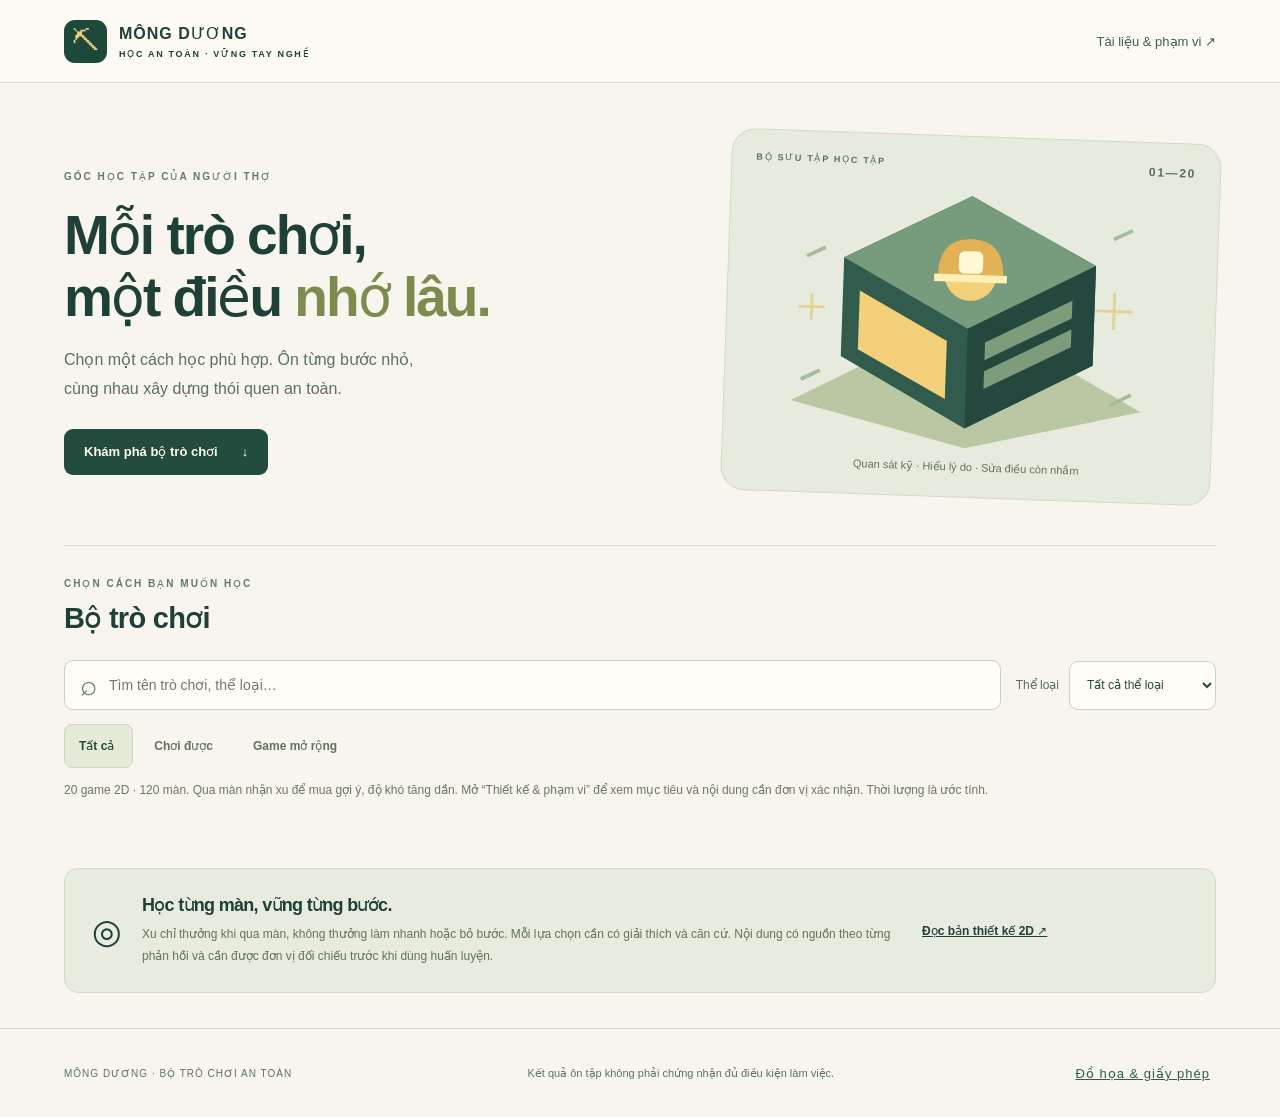
<file: index.html>
<!doctype html><html lang="vi"><head><meta charset="utf-8"><meta name="viewport" content="width=device-width,initial-scale=1"><meta http-equiv="refresh" content="0;url=MD_game/?v=trials-1"><title>Bộ trò chơi an toàn · Mông Dương</title></head><body><p><a href="MD_game/?v=trials-1">Mở bộ trò chơi an toàn Mông Dương →</a></p></body></html>
</file>
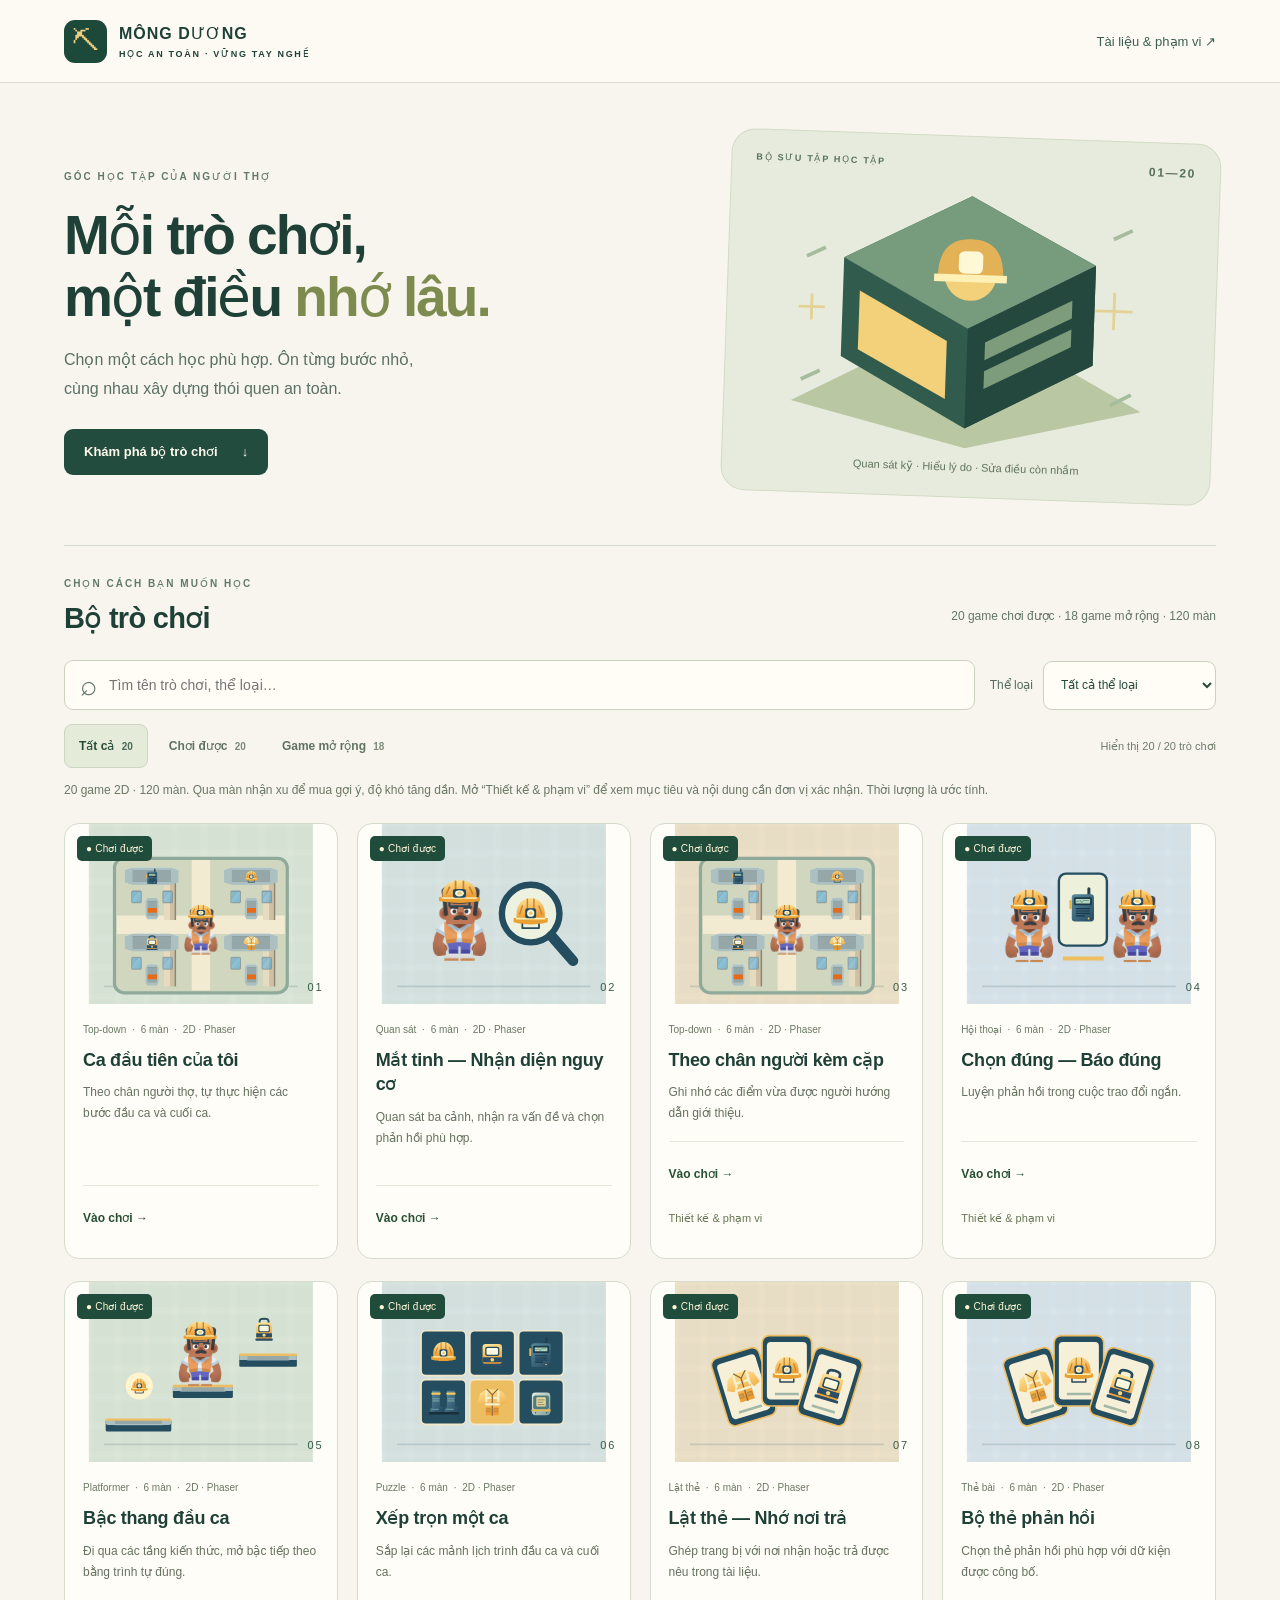
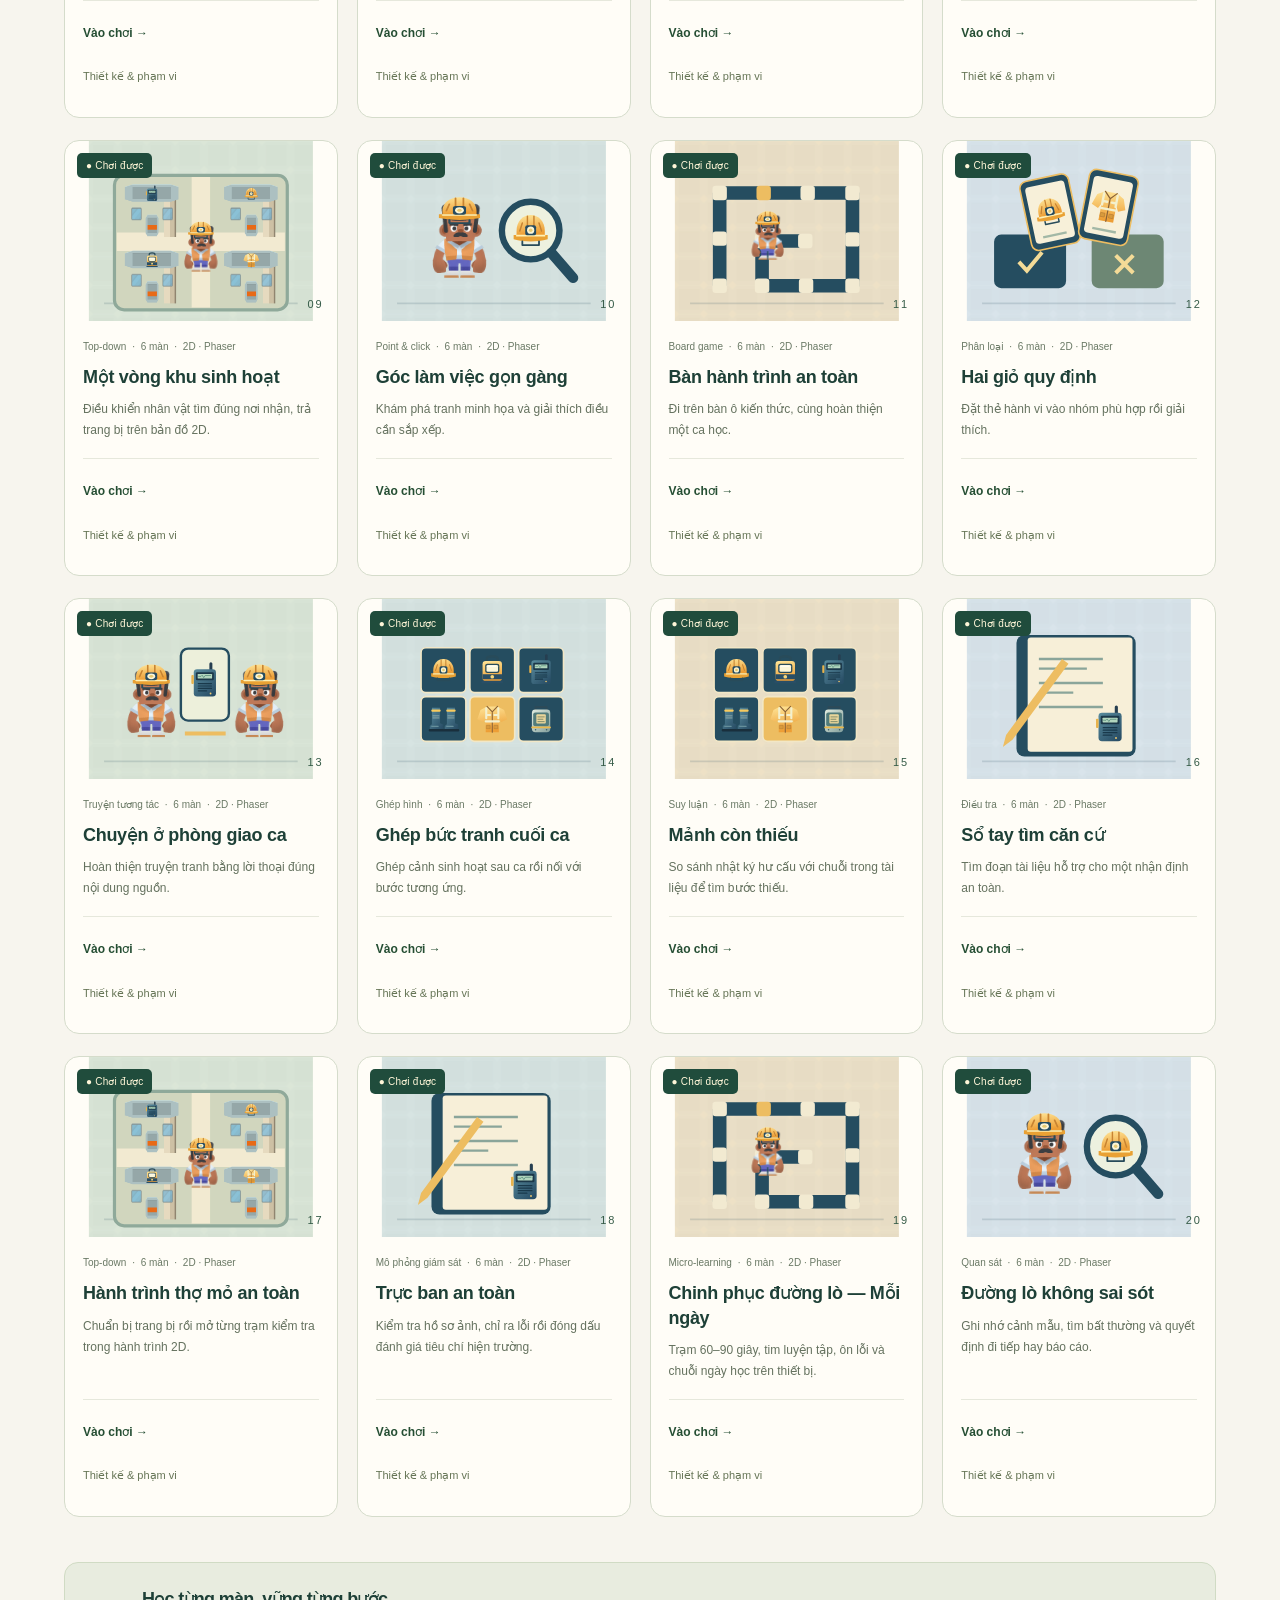
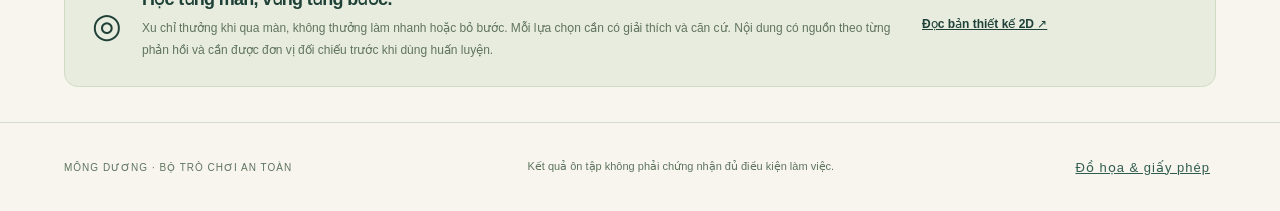
<file: MD_game/index.html>
<!doctype html>
<html lang="vi">
<head><meta charset="utf-8"><meta name="viewport" content="width=device-width,initial-scale=1"><meta name="theme-color" content="#153e36"><meta name="description" content="Bộ trò chơi ôn tập an toàn Mông Dương: 20 trò chơi gồm platformer, puzzle, lật thẻ, thẻ bài, top-down và các bài ôn tương tác."><title>Bộ trò chơi an toàn · Mông Dương</title><link rel="stylesheet" href="library.css?v=trials-1"><script type="module" src="library.js?v=trials-1"></script></head>
<body>
<header class="site-header"><a class="brand" href="index.html"><span class="brand-mark" aria-hidden="true">⛏</span><span>MÔNG DƯƠNG<small>HỌC AN TOÀN · VỮNG TAY NGHỀ</small></span></a><button id="source-button" class="plain">Tài liệu & phạm vi ↗</button></header>
<main>
<section class="intro"><div><p class="eyebrow">GÓC HỌC TẬP CỦA NGƯỜI THỢ</p><h1>Mỗi trò chơi,<br>một điều <em>nhớ lâu.</em></h1><p class="lead">Chọn một cách học phù hợp. Ôn từng bước nhỏ,<br class="desktop-break"> cùng nhau xây dựng thói quen an toàn.</p><a class="primary-link" href="#collection">Khám phá bộ trò chơi <span aria-hidden="true">↓</span></a></div><div class="intro-art" aria-hidden="true"><div class="art-label">BỘ SƯU TẬP HỌC TẬP <span>01—20</span></div><svg viewBox="0 0 440 300"><path d="M30 250 218 150 405 250 218 295Z" fill="#b9c8a2"/><path d="M82 201V95l135-70 135 70v107l-135 72Z" fill="#315b4c"/><path d="m82 95 135 72 135-72-135-70Z" fill="#779b7d"/><path d="M217 167v107l135-72V95Z" fill="#24483d"/><path d="m100 130 95 51v62l-95-50Z" fill="#f2d17a"/><path d="m236 181 92-48v19l-92 48Zm0 31 92-48v19l-92 48Z" fill="#7d9c7c"/><circle cx="218" cy="109" r="28" fill="#f2d17a"/><path d="M183 111q0-40 35-40t35 40" fill="#e3b257"/><path d="M179 113h78" stroke="#fff0b6" stroke-width="8"/><rect x="205" y="84" width="26" height="24" rx="6" fill="#fff8d7"/><path d="m42 95 20-10m310 159 22-12M40 227l20-10M370 66l20-10" stroke="#a5bd9c" stroke-width="4"/><path d="M373 123v40m-20-20h40M49 135v28m-14-14h28" stroke="#e4d294" stroke-width="3"/></svg><p>Quan sát kỹ · Hiểu lý do · Sửa điều còn nhầm</p></div></section>
<section id="collection" aria-labelledby="collection-title"><div class="section-heading"><div><p class="eyebrow">CHỌN CÁCH BẠN MUỐN HỌC</p><h2 id="collection-title">Bộ trò chơi</h2></div><p id="totals"></p></div>
<form id="filters" role="search"><label class="search"><span aria-hidden="true">⌕</span><input id="search" type="search" placeholder="Tìm tên trò chơi, thể loại…" aria-label="Tìm trò chơi"></label><label class="genre-label"><span>Thể loại</span><select id="genre"><option value="all">Tất cả thể loại</option></select></label></form>
<div class="filter-row"><div class="tabs" role="group" aria-label="Trạng thái trò chơi"><button data-status="all" aria-pressed="true">Tất cả <span id="all-count"></span></button><button data-status="playable" aria-pressed="false">Chơi được <span id="playable-count"></span></button><button data-status="new" aria-pressed="false">Game mở rộng <span id="new-count"></span></button></div><p id="result-count" role="status" aria-live="polite"></p></div>
<p class="draft-note">20 game 2D · 120 màn. Qua màn nhận xu để mua gợi ý, độ khó tăng dần. Mở “Thiết kế & phạm vi” để xem mục tiêu và nội dung cần đơn vị xác nhận. Thời lượng là ước tính.</p>
<div id="games" class="game-grid"></div><div id="empty" hidden><h3>Chưa tìm thấy trò chơi</h3><p>Thử tên khác hoặc bỏ bớt bộ lọc.</p><button id="reset" class="primary-link">Xóa bộ lọc</button></div>
<noscript><p>Bật JavaScript để xem danh mục. Hai game hiện có: <a href="first-shift.html">Ca đầu tiên của tôi</a> và <a href="idea-b/index.html">Mắt tinh — Nhận diện nguy cơ</a>. <a href="GAME_IDEAS_2D.md">Đọc các bản ý tưởng 2D</a>.</p></noscript>
</section>
<section class="learning-note"><span aria-hidden="true">◎</span><div><h2>Học từng màn, vững từng bước.</h2><p>Xu chỉ thưởng khi qua màn, không thưởng làm nhanh hoặc bỏ bước. Mỗi lựa chọn cần có giải thích và căn cứ. Nội dung có nguồn theo từng phản hồi và cần được đơn vị đối chiếu trước khi dùng huấn luyện.</p></div><a href="GAME_IDEAS_2D.md">Đọc bản thiết kế 2D ↗</a></section>
</main>
<footer><span>MÔNG DƯƠNG · BỘ TRÒ CHƠI AN TOÀN</span><p>Kết quả ôn tập không phải chứng nhận đủ điều kiện làm việc.</p><a class="asset-credit" href="credits.html">Đồ họa &amp; giấy phép</a></footer>
<dialog id="detail" aria-labelledby="detail-title"><div class="dialog-heading"><span id="detail-kicker" class="eyebrow"></span><button class="close" aria-label="Đóng bản ý tưởng">×</button></div><h2 id="detail-title"></h2><p id="detail-summary"></p><div id="detail-content"></div><button id="close-detail" class="primary-link">Trở về bộ trò chơi</button></dialog>
<dialog id="sources" aria-labelledby="sources-title"><div class="dialog-heading"><span class="eyebrow">CĂN CỨ NỘI DUNG</span><button class="close" aria-label="Đóng tài liệu">×</button></div><h2 id="sources-title">Tài liệu & phạm vi</h2><p>Mục tiêu học tập tham khảo các tài liệu dưới đây. Tên game, cơ chế, thời lượng, hình ảnh, phạm vi bản đầu và cách tính điểm là đề xuất thiết kế.</p><ul id="source-list"></ul><p>Bộ MD-01/02/03 có niên đại 2017–2020; các bản thử mới đối chiếu thêm MD-04 về thông gió và nước mỏ. Cần đơn vị xác nhận tình trạng áp dụng hiện nay. Không tự bổ sung ngưỡng khí, thao tác điện, cứu hộ hay tuyến thoát nạn. Những điểm còn thiếu được ghi trong từng bản ý tưởng.</p><p>Đề mục trang phục ở MD-01 có khác biệt đánh số 3.5/3.6 giữa bản trích xuất và bản đề cương; các bản mới dẫn thêm tiêu đề mục để nhận diện. Các bản chơi thử chưa được duyệt đáp án nghiệp vụ.</p><a href="Y_TUONG_GAME_HUAN_LUYEN.md">Đọc đề cương A–D ban đầu ↗</a></dialog>
</body></html>
</file>
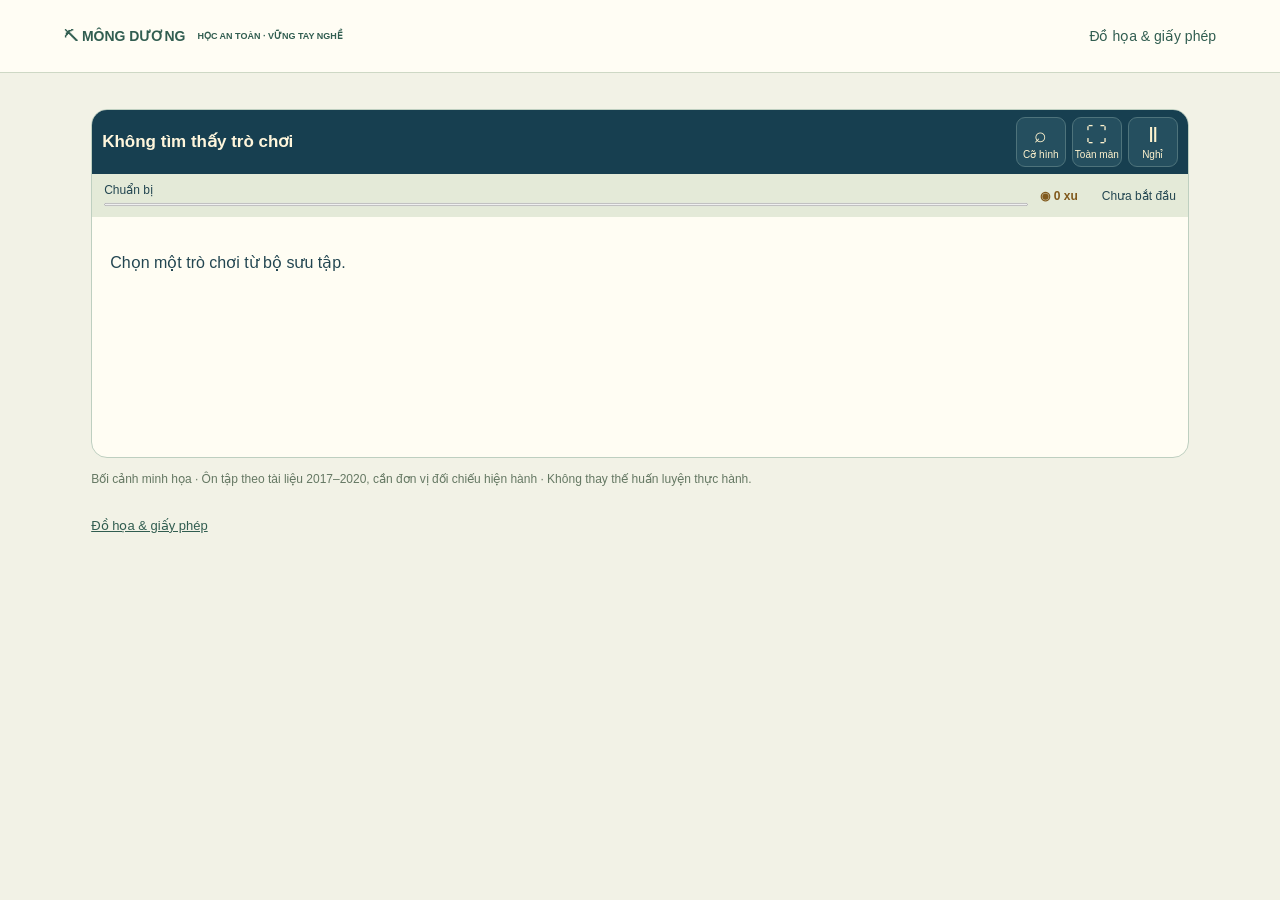
<file: MD_game/games/index.html>
<!doctype html><html lang="vi"><head><meta charset="utf-8"><meta name="viewport" content="width=device-width,initial-scale=1,viewport-fit=cover"><meta name="theme-color" content="#173e50"><title>Trò chơi an toàn · Mông Dương</title><link rel="stylesheet" href="game.css?v=trials-1"><link rel="stylesheet" href="../shared/navigation.css"><script type="module" src="shell.js?v=trials-1"></script></head><body>
<header class="site-header"><a href="../index.html" class="brand">⛏ MÔNG DƯƠNG<small>HỌC AN TOÀN · VỮNG TAY NGHỀ</small></a><a href="../credits.html">Đồ họa & giấy phép</a></header>
<main><div class="game-heading"><p id="genre" class="eyebrow"></p><p id="description"></p></div>
<section id="play-area" aria-label="Khung chơi">
<div class="play-toolbar"><button id="restart" class="toolbar-button" aria-label="Chọn màn"><span aria-hidden="true">☰</span><small>Màn</small></button><h1 id="title">Đang mở trò chơi…</h1><button id="view-button" class="toolbar-button" aria-label="Điều chỉnh kích thước hình"><span aria-hidden="true">⌕</span><small>Cỡ hình</small></button><button id="fullscreen" class="toolbar-button" aria-label="Bật toàn màn hình" aria-pressed="false"><span aria-hidden="true">⛶</span><small>Toàn màn</small></button><button id="pause" class="toolbar-button" aria-label="Tạm nghỉ"><span aria-hidden="true">Ⅱ</span><small>Nghỉ</small></button><button id="source-button" class="toolbar-button" aria-label="Nguồn bài học"><span aria-hidden="true">?</span><small>Nguồn</small></button></div>
<div class="hud"><div class="progress-group"><span id="progress-text">Chuẩn bị</span><progress id="progress" value="0" max="1" aria-label="Tiến độ bài học"></progress></div><strong id="coins">◉ 0 xu</strong><span id="level-label"></span><span id="time-left" role="timer" aria-label="Thời gian còn lại">Chưa bắt đầu</span></div>
<section id="stage" class="stage" tabindex="-1" aria-label="Khu vực trò chơi"></section>
<div id="control-dock" aria-label="Điều khiển trò chơi"></div>
<div id="feedback-shade" hidden></div><section id="feedback" class="feedback" role="dialog" aria-modal="true" aria-labelledby="feedback-title" aria-live="polite" hidden><strong id="feedback-title"></strong><div class="feedback-content"><p id="feedback-text"></p><small id="feedback-source"></small></div><div id="next-area"></div></section>
<p id="screen-status" class="screen-status" role="status" hidden></p>
<dialog id="view-dialog" aria-labelledby="view-title"><h2 id="view-title">Cỡ hình trong màn chơi</h2><p>Phóng to để nhìn rõ. Kéo nền ở cảnh tĩnh, hoặc dùng phím di chuyển ở platformer để xem phần ngoài khung; nút Vừa khung hiển thị toàn bộ nhiệm vụ. Không mất xu.</p><div class="dialog-actions"><button id="zoom-out">− Thu nhỏ</button><button id="zoom-in">+ Phóng to</button><button id="fit-view">Vừa khung</button></div><button id="close-view" class="primary">Tiếp tục chơi</button></dialog>
<dialog id="hint-dialog" aria-labelledby="hint-title"><h2 id="hint-title">Gợi ý · 5 xu</h2><p id="hint-message"></p><div class="dialog-actions"><button id="buy-hint" class="primary">Mua với 5 xu</button><button id="close-hint">Để sau</button></div></dialog>
<dialog id="timeout-dialog" aria-labelledby="timeout-title"><h2 id="timeout-title">Hết thời gian màn chơi</h2><p>Chưa mở màn tiếp theo. Không mất xu hoặc gợi ý. Đây là thời gian trò chơi, không phải thời hạn thực hiện công việc tại mỏ.</p><div class="dialog-actions"><button id="retry-level" class="primary">Thử lại màn này</button><button id="timeout-lobby">Chọn màn</button></div></dialog>
<dialog id="pause-dialog" aria-labelledby="pause-title"><h2 id="pause-title">Đang tạm nghỉ</h2><p>Đồng hồ dừng khi nghỉ. Không có thưởng hoàn thành nhanh.</p><button id="resume" class="primary">Tiếp tục chơi</button></dialog>
<dialog id="sources" aria-labelledby="source-title"><button id="close-source" aria-label="Đóng tài liệu">×</button><h2 id="source-title">Nguồn bài học</h2><div id="source-content" class="scroll-content"></div></dialog>
</section><p class="footnote">Bối cảnh minh họa · Ôn tập theo tài liệu 2017–2020, cần đơn vị đối chiếu hiện hành · Không thay thế huấn luyện thực hành.</p><a class="asset-credit" href="../credits.html">Đồ họa & giấy phép</a></main><noscript>Cần bật JavaScript để chơi. <a href="../index.html">Về bộ trò chơi</a></noscript></body></html>
</file>
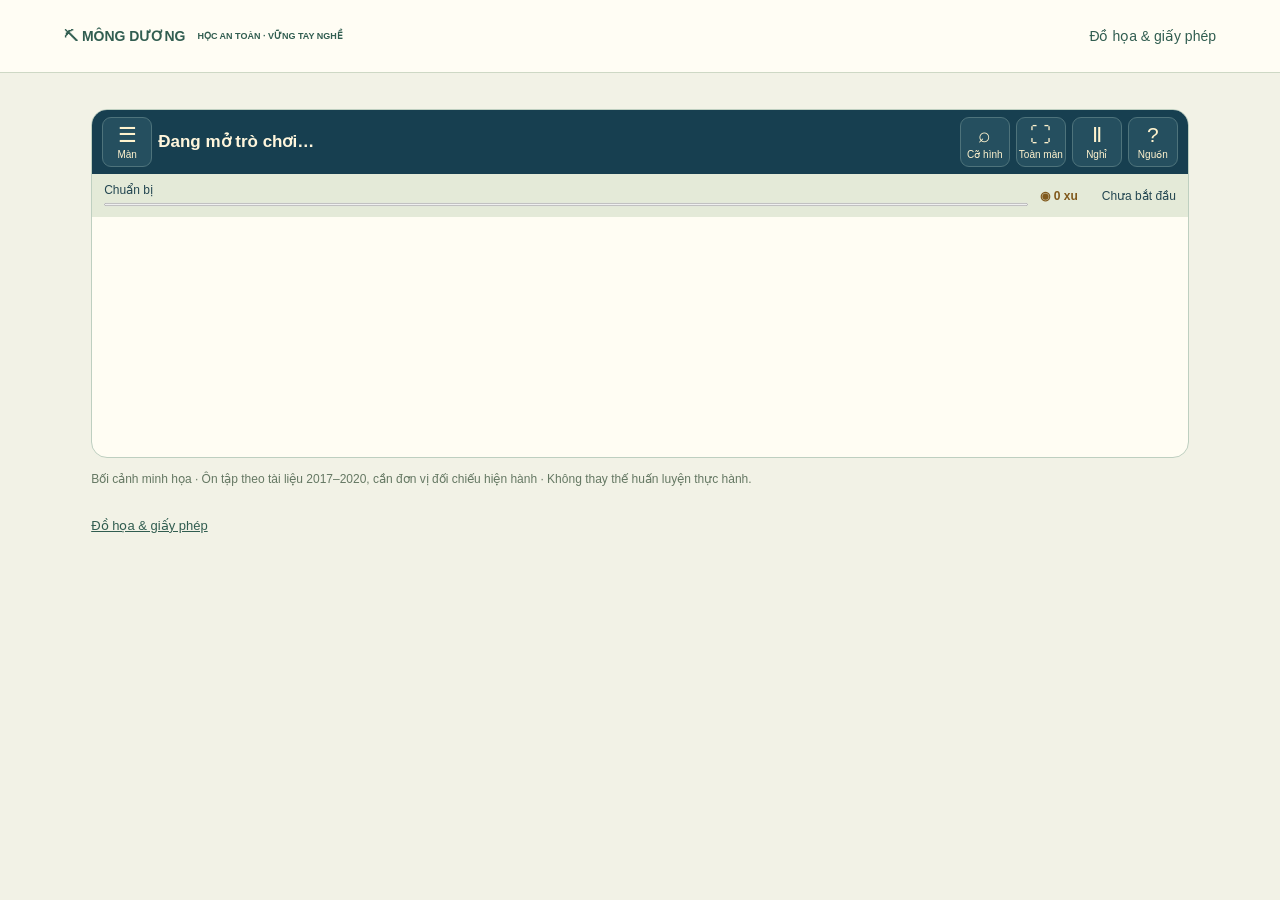
<file: MD_game/idea-b/index.html>
<!doctype html><html lang="vi"><head><meta charset="utf-8"><meta name="viewport" content="width=device-width,initial-scale=1"><meta http-equiv="refresh" content="0;url=../games/index.html?game=sharp-eyes"><title>Trò chơi Three.js · Mông Dương</title></head><body><a href="../games/index.html?game=sharp-eyes">Mở game Three.js →</a></body></html>
</file>
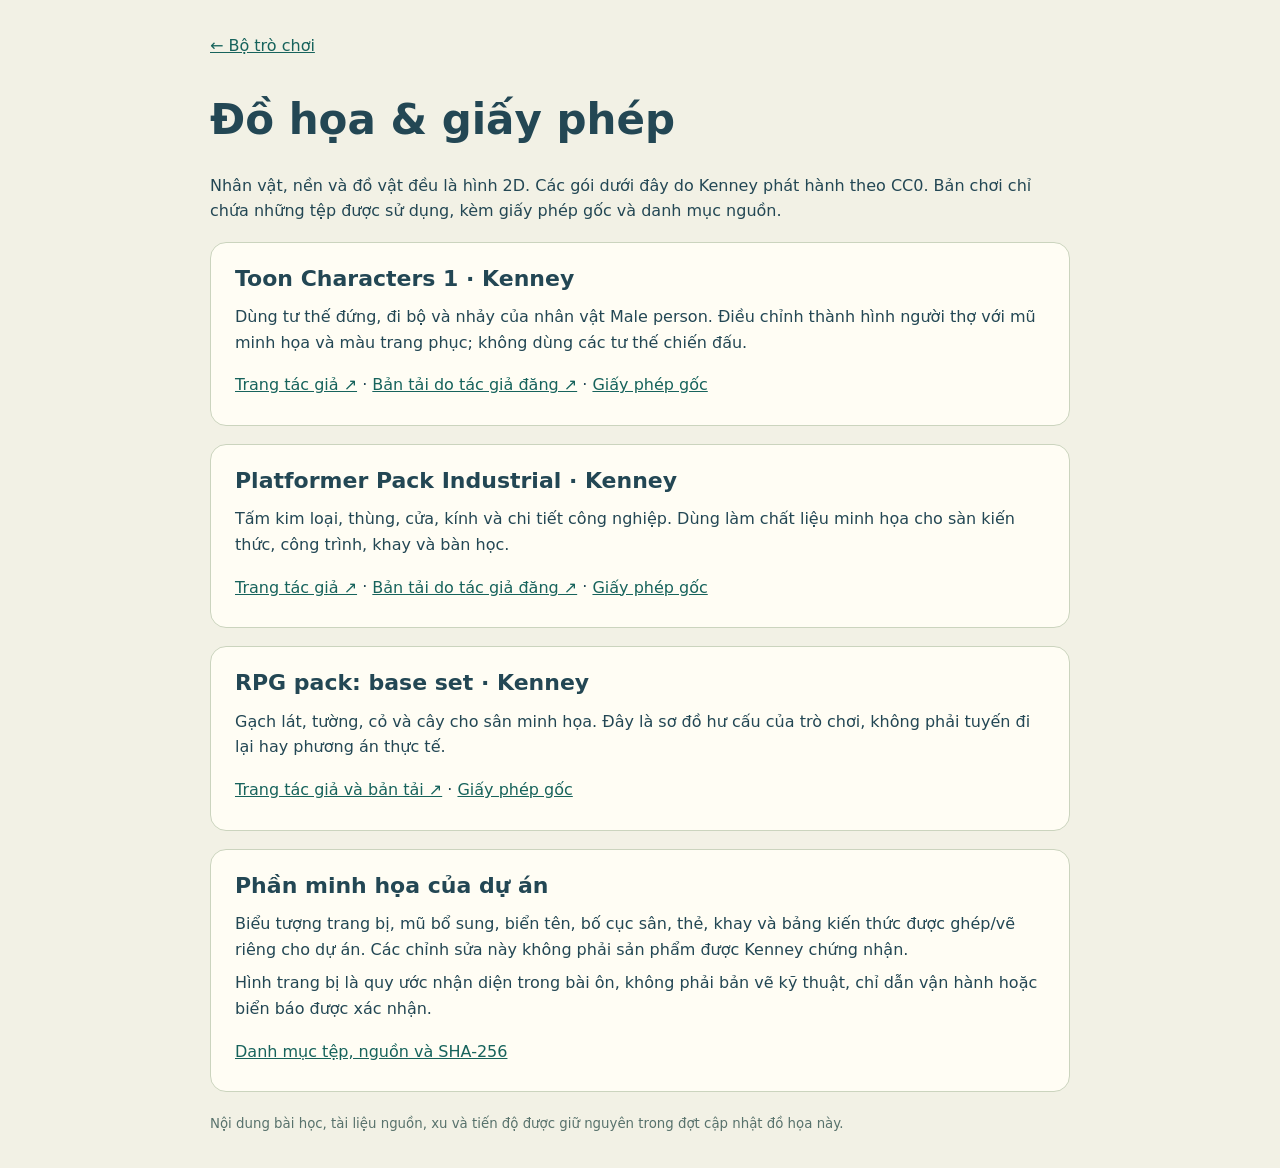
<file: MD_game/credits.html>
<!doctype html><html lang="vi"><head><meta charset="utf-8"><meta name="viewport" content="width=device-width,initial-scale=1"><title>Đồ họa & giấy phép · Mông Dương</title><style>body{margin:0;background:#f2f1e5;color:#234754;font:16px/1.6 system-ui,sans-serif}main{max-width:860px;margin:auto;padding:24px}a{color:#17635c;display:inline-flex;align-items:center;min-height:44px}h1{font-size:clamp(28px,6vw,42px);line-height:1.15}article{background:#fffdf4;border:1px solid #cbd4be;border-radius:16px;padding:18px 24px;margin:18px 0}h2{margin:0 0 8px;font-size:22px}p{margin:8px 0}small{color:#58726c}ul{padding-left:20px}</style></head><body><main><a href="index.html">← Bộ trò chơi</a><h1>Đồ họa & giấy phép</h1><p>Nhân vật, nền và đồ vật đều là hình 2D. Các gói dưới đây do Kenney phát hành theo CC0. Bản chơi chỉ chứa những tệp được sử dụng, kèm giấy phép gốc và danh mục nguồn.</p>
<article><h2>Toon Characters 1 · Kenney</h2><p>Dùng tư thế đứng, đi bộ và nhảy của nhân vật Male person. Điều chỉnh thành hình người thợ với mũ minh họa và màu trang phục; không dùng các tư thế chiến đấu.</p><a href="https://kenney.nl/assets/toon-characters">Trang tác giả ↗</a> · <a href="https://opengameart.org/content/toon-characters-1">Bản tải do tác giả đăng ↗</a> · <a href="assets/kenney/toon-LICENSE.txt">Giấy phép gốc</a></article>
<article><h2>Platformer Pack Industrial · Kenney</h2><p>Tấm kim loại, thùng, cửa, kính và chi tiết công nghiệp. Dùng làm chất liệu minh họa cho sàn kiến thức, công trình, khay và bàn học.</p><a href="https://kenney.nl/assets/platformer-pack-industrial">Trang tác giả ↗</a> · <a href="https://opengameart.org/content/platformer-pack-industrial-100">Bản tải do tác giả đăng ↗</a> · <a href="assets/kenney/industrial-LICENSE.txt">Giấy phép gốc</a></article>
<article><h2>RPG pack: base set · Kenney</h2><p>Gạch lát, tường, cỏ và cây cho sân minh họa. Đây là sơ đồ hư cấu của trò chơi, không phải tuyến đi lại hay phương án thực tế.</p><a href="https://opengameart.org/content/rpg-pack-base-set">Trang tác giả và bản tải ↗</a> · <a href="assets/kenney/rpg-LICENSE.txt">Giấy phép gốc</a></article>
<article><h2>Phần minh họa của dự án</h2><p>Biểu tượng trang bị, mũ bổ sung, biển tên, bố cục sân, thẻ, khay và bảng kiến thức được ghép/vẽ riêng cho dự án. Các chỉnh sửa này không phải sản phẩm được Kenney chứng nhận.</p><p>Hình trang bị là quy ước nhận diện trong bài ôn, không phải bản vẽ kỹ thuật, chỉ dẫn vận hành hoặc biển báo được xác nhận.</p><a href="assets/kenney/manifest.json">Danh mục tệp, nguồn và SHA-256</a></article>
<p><small>Nội dung bài học, tài liệu nguồn, xu và tiến độ được giữ nguyên trong đợt cập nhật đồ họa này.</small></p></main></body></html>
</file>
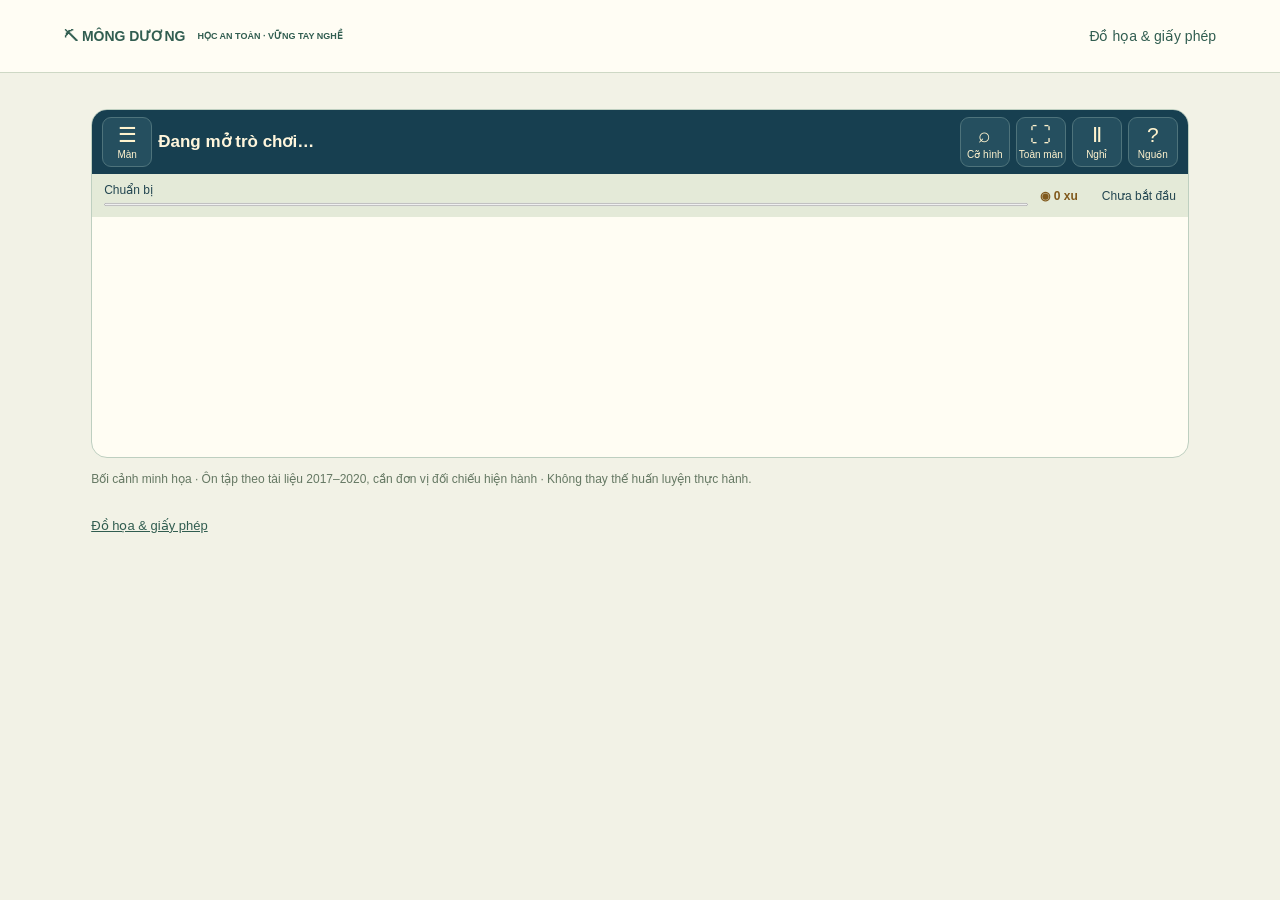
<file: MD_game/first-shift.html>
<!doctype html><html lang="vi"><head><meta charset="utf-8"><meta name="viewport" content="width=device-width,initial-scale=1"><meta http-equiv="refresh" content="0;url=games/index.html?game=first-shift"><title>Trò chơi Three.js · Mông Dương</title></head><body><a href="games/index.html?game=first-shift">Mở game Three.js →</a></body></html>
</file>
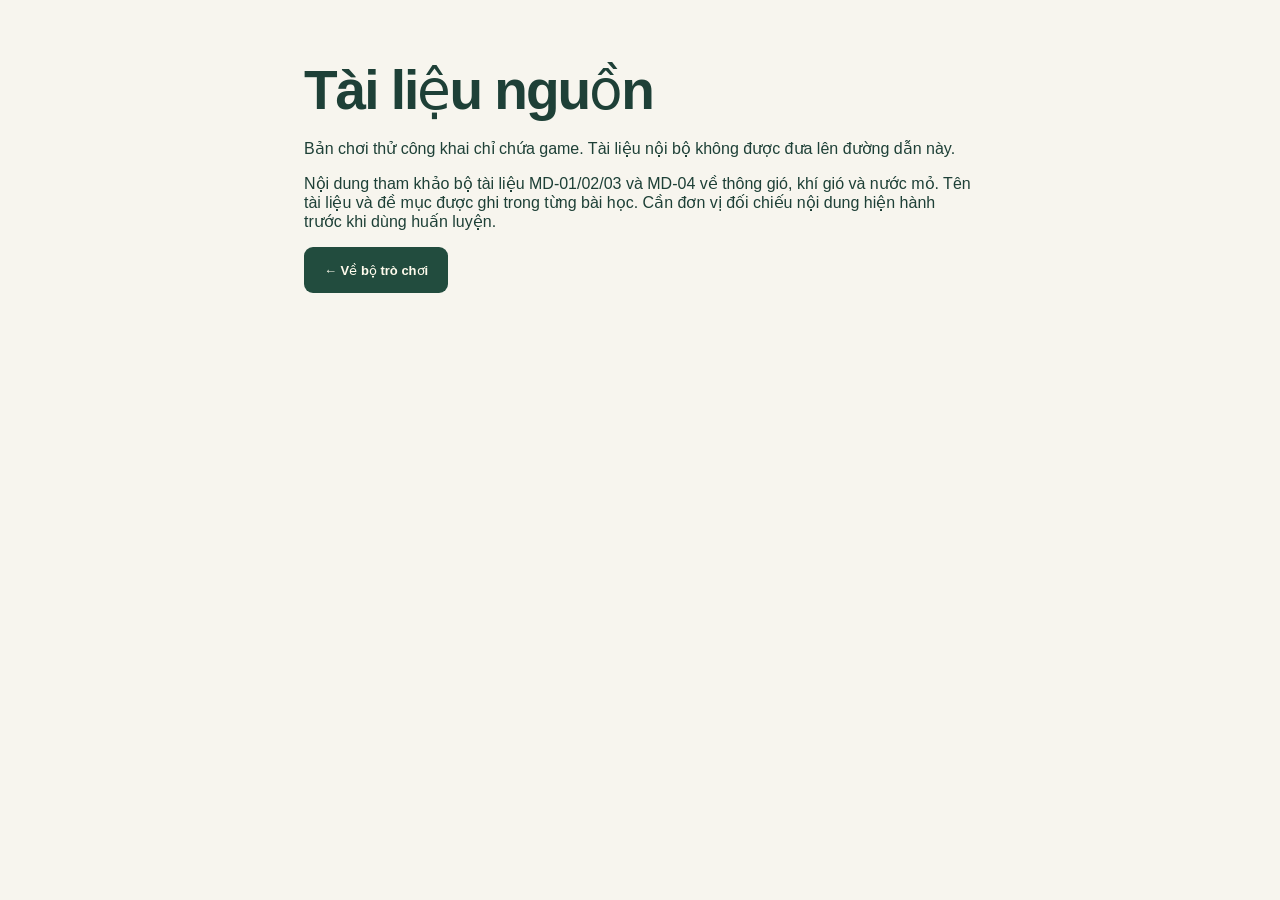
<file: MD_game/source-note.html>
<!doctype html><html lang="vi"><head><meta charset="utf-8"><meta name="viewport" content="width=device-width,initial-scale=1"><title>Nguồn bài học — Bản chơi thử</title><link rel="stylesheet" href="library.css"></head><body><main style="padding-top:40px;max-width:800px"><h1>Tài liệu nguồn</h1><p>Bản chơi thử công khai chỉ chứa game. Tài liệu nội bộ không được đưa lên đường dẫn này.</p><p>Nội dung tham khảo bộ tài liệu MD-01/02/03 và MD-04 về thông gió, khí gió và nước mỏ. Tên tài liệu và đề mục được ghi trong từng bài học. Cần đơn vị đối chiếu nội dung hiện hành trước khi dùng huấn luyện.</p><a class="primary-link" href="index.html">← Về bộ trò chơi</a></main></body></html>
</file>
<file: MD_game/library.css>
:root{font-family:Arial,Helvetica,sans-serif;color:#1e4037;background:#f7f5ee;font-synthesis:none;scroll-behavior:smooth}*{box-sizing:border-box}body{margin:0}button,input,select{font:inherit}a{color:inherit}button,a,input,select{-webkit-tap-highlight-color:transparent}button{cursor:pointer}button:focus-visible,a:focus-visible,input:focus-visible,select:focus-visible{outline:3px solid #ab611b;outline-offset:4px}button{min-height:44px}button:disabled{cursor:default}button,a{touch-action:manipulation}[hidden]{display:none!important}.site-header{padding:19px max(5%,calc((100% - 1280px)/2));border-bottom:1px solid #dadfd2;display:flex;justify-content:space-between;align-items:center;gap:15px;background:#fcfaf3}.brand{display:flex;gap:12px;align-items:center;text-decoration:none;font-size:16px;font-weight:800;letter-spacing:1px;min-height:44px}.brand small{display:block;font-size:9px;letter-spacing:1.7px;margin-top:6px}.brand-mark{background:#1d493b;color:#efcf7e;border-radius:11px;display:grid;place-items:center;width:43px;height:43px;font-size:27px}.plain{background:transparent;border:0;font-size:13px;color:#3d5e52;padding:10px 0}main{max-width:1420px;margin:auto;padding:0 5%}.intro{display:grid;grid-template-columns:1fr 1fr;align-items:center;gap:7%;padding:53px 0 47px}.eyebrow{font-size:10px;letter-spacing:2px;font-weight:700;color:#617a68;line-height:1.6}h1{font-size:clamp(38px,4.3vw,62px);line-height:1.13;letter-spacing:-2px;margin:19px 0 18px}h1 em{font-style:normal;color:#7e8b4e}.lead{font-size:16px;color:#5a7065;line-height:1.8;margin:0 0 25px}.primary-link{display:inline-flex;align-items:center;justify-content:space-between;gap:24px;min-height:46px;padding:14px 20px;background:#224c3e;color:#fffbed;border-radius:9px;text-decoration:none;border:0;font-size:13px;font-weight:700}.intro-art{background:#e7ebdd;border:1px solid #d2dbc5;border-radius:24px;padding:22px 24px 15px;transform:rotate(2deg);max-width:490px;justify-self:end;width:100%}.art-label{display:flex;justify-content:space-between;color:#56715b;font-size:9px;letter-spacing:1.7px;font-weight:700}.art-label span{font-size:12px}.intro-art svg{width:100%;display:block;max-height:280px}.intro-art p{text-align:center;font-size:11px;color:#60735c;margin:8px 0}.section-heading{display:flex;align-items:end;justify-content:space-between;gap:15px;border-top:1px solid #d5dccd;padding-top:30px}.section-heading .eyebrow{margin:0}h2{font-size:29px;letter-spacing:-.7px;margin:9px 0 0}.section-heading>p{font-size:12px;color:#627567}#filters{display:flex;align-items:center;gap:15px;margin:25px 0 14px}.search{display:flex;align-items:center;gap:10px;flex:1;border:1px solid #c8d3bf;background:#fffdf6;padding:0 15px;border-radius:9px}.search>span{font-size:29px;color:#617966}.search input{min-width:0;min-height:48px;border:0;background:transparent;flex:1;width:100%;color:#204536;font-size:14px}.genre-label{display:flex;gap:10px;align-items:center;font-size:12px;color:#566d5c}.genre-label select{min-height:49px;padding:10px 35px 10px 13px;border:1px solid #c8d3bf;border-radius:9px;background:#fffdf6;color:#234b3b;max-width:210px}.filter-row{display:flex;align-items:center;justify-content:space-between;gap:12px}.tabs{display:flex;gap:6px}.tabs button{padding:8px 14px;border:1px solid transparent;background:transparent;color:#60725f;border-radius:8px;font-size:12px;font-weight:600;white-space:nowrap}.tabs button[aria-pressed=true]{border-color:#ccd6c2;background:#e4ebd9;color:#264a38}.tabs span{font-size:10px;margin-left:4px;opacity:.8}#result-count{font-size:11px;color:#6e7c6a}.draft-note{font-size:12px;line-height:1.6;color:#6b7865;margin:13px 0 23px}.game-grid{display:grid;grid-template-columns:repeat(4,minmax(0,1fr));gap:22px 19px}.game-card{border:1px solid #d5dccb;background:#fffdf7;border-radius:15px;overflow:hidden;display:flex;flex-direction:column;transition:box-shadow .2s,transform .2s}.card-art{height:180px;position:relative;overflow:hidden}.card-art svg{height:100%;width:100%;object-fit:cover}.status{position:absolute;top:12px;left:12px;font-size:10px;border-radius:5px;padding:7px 9px;letter-spacing:.2px}.status.playable{background:#204c3c;color:#fff6d8}.status.draft{background:#fffaf0e8;color:#5c694f;border:1px solid #b9c4a8}.card-number{position:absolute;right:13px;bottom:11px;font-size:11px;color:#355b47;letter-spacing:2px}.card-copy{padding:18px;display:flex;flex-direction:column;flex:1}.card-meta{margin:0 0 10px;font-size:10px;line-height:1.6;color:#6a7965}.card-meta span{padding:0 3px}.card-copy h3{font-size:18px;line-height:1.35;margin:0 0 10px;letter-spacing:-.3px}.card-summary{font-size:12px;line-height:1.75;color:#65725f;margin:0 0 17px}.card-action{margin-top:auto;border-top:1px solid #e6e8dc;padding-top:10px}.play-link,.draft-link{display:flex;align-items:center;min-height:44px;font-size:12px;font-weight:700;text-decoration:none;width:100%;border:0;background:transparent;color:#224d3a;padding:6px 0;text-align:left}.play-link{color:#254e33}.draft-link{color:#647353}#empty{text-align:center;padding:50px;border:1px dashed #bdc9b3;border-radius:14px}.learning-note{margin:45px 0 35px;padding:25px 27px;background:#e8ecdf;border:1px solid #d0dbc4;border-radius:14px;display:flex;align-items:center;gap:20px}.learning-note>span{font-size:34px}.learning-note h2{font-size:18px;margin:0 0 8px}.learning-note p{font-size:12px;line-height:1.8;color:#60745d;max-width:760px;margin:0}.learning-note>a{font-size:12px;line-height:1.7;min-width:150px;min-height:44px;display:flex;align-items:center;font-weight:700}footer{border-top:1px solid #d5dccd;display:flex;justify-content:space-between;align-items:center;gap:20px;padding:22px max(5%,calc((100% - 1280px)/2));font-size:10px;letter-spacing:1px;color:#5e745f}footer p{font-size:11px;letter-spacing:0;line-height:1.6;margin:0}dialog{border:1px solid #cbd6be;border-radius:18px;background:#fffdf5;color:#244635;width:min(720px,calc(100% - 28px));max-height:90dvh;padding:26px 30px;box-shadow:0 20px 90px #0f2c3c33}dialog::backdrop{background:#112f29b8}.dialog-heading{display:flex;align-items:center;justify-content:space-between;gap:12px}.close{background:#edf0e4;border:0;border-radius:50%;width:44px;font-size:25px;color:#244635;flex-shrink:0}dialog>h2{font-size:28px;margin:15px 0}dialog p,dialog li{font-size:14px;line-height:1.8;color:#586e57}dialog li{margin:13px 0}#detail-content section{border-top:1px solid #dfe5d4;padding-top:16px;margin:20px 0}#detail-content h3{font-size:14px;margin:0 0 8px}#detail-content p{margin:0}.review-note{background:#eef0e3;padding:14px;border-radius:8px;margin-top:15px!important}#close-detail{margin-top:12px}@media(hover:hover){.game-card:hover{box-shadow:0 9px 26px #24463513;transform:translateY(-3px)}.play-link:hover,.draft-link:hover{text-decoration:underline}}@media(max-width:1100px){.game-grid{grid-template-columns:repeat(3,minmax(0,1fr))}.card-art{height:175px}.intro{gap:5%}.intro-art{padding:18px}}@media(max-width:800px){.game-grid{grid-template-columns:repeat(2,minmax(0,1fr))}.intro{padding-top:35px;gap:20px}h1{font-size:39px}.intro-art{transform:none}.intro-art p{line-height:1.6}.learning-note{flex-wrap:wrap}.learning-note>div{flex:1}.learning-note>a{margin-left:54px}.filter-row{align-items:start;flex-direction:column;gap:0}#result-count{margin:8px 0}}@media(max-width:540px){.site-header{padding:13px 5%;gap:12px}.brand{font-size:13px;letter-spacing:.5px;gap:8px}.brand small{font-size:7px;letter-spacing:1px}.brand-mark{width:34px;height:38px;font-size:23px}.plain{font-size:11px;max-width:100px;text-align:right}.intro{grid-template-columns:1fr;padding:30px 0}.intro-art{display:none}h1{font-size:43px}.lead{font-size:14px}.section-heading{padding-top:25px;align-items:start}.section-heading>p{font-size:10px;max-width:100px;line-height:1.7;text-align:right}.section-heading h2{font-size:27px}.section-heading .eyebrow{font-size:8px}#filters{flex-direction:column;align-items:stretch;gap:10px;margin:20px 0 12px}.search input{font-size:16px}.genre-label{justify-content:space-between}.genre-label select{flex:1;max-width:none;font-size:14px}.tabs{width:100%;gap:4px}.tabs button{padding:7px 10px;flex:1;font-size:11px}.tabs span{font-size:10px;margin-left:2px}.game-grid{grid-template-columns:1fr;gap:18px}.card-art{height:190px}.card-art svg{width:100%;height:100%}.card-copy{padding:20px}.card-copy h3{font-size:21px}.card-summary{font-size:14px}.card-meta{font-size:11px}.play-link,.draft-link{font-size:14px}.draft-note{font-size:12px}.learning-note{padding:20px;gap:12px}.learning-note>span{display:none}.learning-note h2{font-size:18px;line-height:1.5}.learning-note>a{margin:0}.learning-note p{font-size:13px}footer{flex-direction:column;align-items:start;gap:10px}dialog{padding:20px}dialog>h2{font-size:25px}dialog .eyebrow{font-size:9px}.desktop-break{display:none}}@media(prefers-reduced-motion:reduce){:root{scroll-behavior:auto}.game-card{transition:none}.game-card:hover{transform:none}}

.design-link{display:block;min-height:44px;width:100%;text-align:left;background:transparent;border:0;padding:8px 0;color:#667556;font-size:11px}.learned{font-size:11px;margin-top:10px;color:#315e3c;font-weight:bold}

.asset-credit{display:inline-flex;align-items:center;min-height:44px;padding:0 6px;font-size:13px;color:#315d50}
</file>
<file: MD_game/games/game.css>
:root{font-family:Arial,Helvetica,sans-serif;color:#234651;background:#f2f2e6;color-scheme:light}*{box-sizing:border-box}body{margin:0}button,input,select{font:inherit;color:inherit}button,a{touch-action:manipulation}button{cursor:pointer;min-height:48px;min-width:48px;padding:10px 15px;border:1px solid #a7bdb0;border-radius:10px;background:#fffdf3;font-size:14px;line-height:1.35}button:disabled{opacity:.55;cursor:default}button:focus-visible,a:focus-visible{outline:3px solid #cf9c37;outline-offset:2px}a{color:#315d50}button[aria-pressed=true]{background:#f4d789;color:#224753}.site-header{display:flex;align-items:center;justify-content:space-between;gap:12px;padding:14px 5%;background:#fffdf4;border-bottom:1px solid #ced8c5}.site-header a{min-height:44px;display:flex;align-items:center;text-decoration:none;font-size:14px}.brand{font-weight:bold}.brand small{display:block;font-size:9px;margin-left:12px}main{max-width:1200px;margin:auto;padding:22px 4%}.game-heading{font-size:14px;line-height:1.6}.eyebrow{font-size:11px;letter-spacing:1px}h1{font-size:22px;line-height:1.25;margin:0}h2{font-size:22px;line-height:1.35;margin:8px 0}p{line-height:1.55}.primary{background:#28594b;color:#fff8df;border-color:#28594b;font-weight:bold}.secondary{background:#e9eddd;color:#285346}.actions,.dialog-actions{display:flex;gap:8px;flex-wrap:wrap}.actions button,.dialog-actions button{flex:1}#play-area{position:relative;display:flex;flex-direction:column;background:#fffdf3;border:1px solid #becfc0;border-radius:16px;overflow:hidden}.play-toolbar{display:flex;align-items:center;gap:6px;flex:none;padding:7px 10px;background:#173f50;color:#fff6dc}.play-toolbar h1{flex:1;min-width:0;font-size:17px;display:-webkit-box;-webkit-line-clamp:2;-webkit-box-orient:vertical;overflow:hidden}.toolbar-button{width:50px;min-height:50px;display:flex;flex-direction:column;align-items:center;justify-content:center;gap:2px;padding:3px;background:#254f5f;border:1px solid #4e737b;color:#fff3ce;border-radius:9px}.toolbar-button>span{font-size:21px;line-height:23px}.toolbar-button small{font-size:10px;white-space:nowrap}.hud{display:flex;align-items:center;gap:12px;flex:none;padding:8px 12px;background:#e4ead8;font-size:12px;min-height:43px}.progress-group{min-width:90px;flex:1}progress{display:block;width:100%;height:7px;margin-top:4px;accent-color:#367c67}#coins{color:#80591c;white-space:nowrap}#level-label{font-size:12px}#time-left{font-variant-numeric:tabular-nums;white-space:nowrap}#time-left[data-urgent=true]{color:#a14024}.stage{position:relative;padding:18px;min-height:240px}.stage:focus{outline:none}.level-grid{display:grid;grid-template-columns:repeat(3,minmax(0,1fr));gap:12px;margin:16px 0}.level-grid button{white-space:pre-line;min-height:105px;text-align:left;line-height:1.7}.level-grid .current{border:2px solid #769352;background:#e4ecd1}.notice{padding:12px;background:#edf0dc;border-left:3px solid #a2b88d;border-radius:7px;font-size:14px}.footnote{font-size:12px;color:#657863;line-height:1.6}.asset-credit{display:inline-flex;align-items:center;min-height:48px;font-size:13px}.result-mark{font-size:40px;color:#38755a}.world-tools{display:flex;align-items:center;justify-content:center;gap:8px;flex-wrap:wrap;margin:0}.world-tools>button{flex:1;min-width:90px;max-width:300px}.direction-pad,.platform-controls{display:flex;justify-content:center;gap:10px;flex-basis:100%;width:100%;margin:0}.direction-pad button,.platform-controls button{min-width:58px;min-height:52px;padding:8px;background:#dbe7cf;font-size:18px;font-weight:bold;user-select:none;touch-action:none}#control-dock{flex:none;background:#173f50;padding:0;border-top:0}#control-dock:not(:empty){padding:8px 12px max(8px,env(safe-area-inset-bottom));border-top:1px solid #577a76}.game-world{position:relative;flex:1;min-height:0;width:100%;overflow:hidden;background:#d2ded5;touch-action:none}.game-world canvas{display:block;width:100%;height:100%;touch-action:none}.world-access{position:absolute;inset:0;pointer-events:none}.world-target{position:absolute;transform:translate(-50%,-50%);width:48px;height:48px;min-height:48px;padding:0;border:0;opacity:0;pointer-events:none}.world-target:focus-visible{opacity:1!important;background:transparent;outline:3px solid #e6b54d}.world-caption{position:absolute;left:8px;right:8px;bottom:6px;min-height:24px;max-height:44px;overflow:auto;pointer-events:none;background:#fff9e6ed;color:#284d50;border:1px solid #bac9af;border-radius:8px;padding:5px 10px;font-size:14px;line-height:1.25}#feedback-shade{position:absolute;inset:0;background:#092a3b7a;z-index:20}#feedback{position:absolute;z-index:21;left:50%;bottom:max(12px,env(safe-area-inset-bottom));transform:translateX(-50%);width:min(640px,calc(100% - 20px));max-height:calc(100% - 110px);display:flex;flex-direction:column;gap:8px;padding:16px;border:2px solid #8ba677;border-radius:14px;background:#fffced;box-shadow:0 8px 30px #12383c40}#feedback[data-correct=false]{border-color:#c5923c;background:#fff1d9}#feedback-title{font-size:18px}.feedback-content{overflow:auto;min-height:0;font-size:16px;line-height:1.55}.feedback-content p{margin:3px 0 10px}.feedback-content small{display:block;font-size:12px;line-height:1.45}#next-area{flex:none}#next-area button{width:100%;min-height:52px;font-size:16px}.screen-status{position:absolute;z-index:30;left:10px;right:10px;top:72px;margin:0;padding:10px 12px;background:#fff4cb;border:1px solid #c9a854;border-radius:8px;font-size:14px;line-height:1.45;pointer-events:none}dialog{width:min(640px,calc(100% - 24px));max-height:calc(100dvh - 24px);padding:20px;background:#fffcf0;color:#214954;border:1px solid #abbfa8;border-radius:16px}dialog[open]{display:flex;flex-direction:column;gap:12px}dialog::backdrop{background:#092c3ecc}dialog h2,dialog p{margin:0}dialog p{font-size:16px;line-height:1.5}.scroll-content{overflow:auto;min-height:0;font-size:14px;line-height:1.6}.dialog-actions{flex:none}#close-source{position:absolute;right:10px;top:10px;font-size:24px}#source-title{padding-right:50px}#view-dialog .dialog-actions button{min-width:115px}[hidden]{display:none!important}
body.is-playing{overflow:hidden;overscroll-behavior:none;height:100dvh}body.is-playing .site-header,body.is-playing .collection-nav,body.is-playing .game-heading,body.is-playing .footnote,body.is-playing main>.asset-credit{display:none}body.is-playing main{padding:0;max-width:none;margin:0}body.is-playing #play-area{position:fixed;inset:0;width:100%;height:100dvh;max-height:100dvh;border:0;border-radius:0;padding-top:env(safe-area-inset-top);background:#173f50}body.is-playing #stage{display:flex;flex-direction:column;gap:6px;flex:1;min-height:0;padding:8px 8px 0;background:#f7f4e4;overflow:hidden}body.is-playing #stage>h2{font-size:17px;line-height:1.25;margin:0;flex:none}body.is-playing #stage>.instruction{font-size:14px;line-height:1.4;margin:0;flex:none;max-height:100px;overflow:auto}body.is-playing #stage[data-finished=true]{align-items:center;justify-content:center;padding:14px;overflow:auto;text-align:center}body.is-playing #stage[data-finished=true]>p{max-width:700px;margin:4px 0;flex:none}body.is-playing #stage[data-graphics-error=true]{justify-content:center;padding:20px;overflow:auto}#play-area:fullscreen,#play-area:-webkit-full-screen{width:100%;height:100dvh;max-width:none;max-height:100dvh;border:0;border-radius:0;overflow:auto}body.is-playing #play-area:fullscreen{overflow:hidden}
@media(max-width:650px){main{padding:16px 3%}.level-grid{grid-template-columns:repeat(2,minmax(0,1fr));gap:8px}.play-toolbar{padding:5px 6px;gap:4px}.play-toolbar h1{font-size:14px}.toolbar-button{width:48px;min-width:48px;min-height:50px}.hud{gap:8px;padding:5px 8px;font-size:12px}#level-label{max-width:82px;white-space:nowrap;overflow:hidden;text-overflow:ellipsis}.progress-group{min-width:76px}#progress-text{font-size:11px}#control-dock:not(:empty){padding:6px 8px max(6px,env(safe-area-inset-bottom))}.world-tools{gap:6px}.world-tools button{padding:8px;font-size:14px;min-height:48px}.direction-pad,.platform-controls{gap:12px}.direction-pad button,.platform-controls button{min-width:60px;font-size:20px}#feedback{padding:14px}.feedback-content{font-size:16px}.stage{padding:14px}.brand small{display:none}}
@media(orientation:landscape) and (max-height:540px){body.is-playing #play-area{padding-right:env(safe-area-inset-right)}body.is-playing .play-toolbar{min-height:46px;padding:2px 8px}.toolbar-button{min-height:48px;flex-direction:row;gap:4px;width:auto;padding:4px 8px}.toolbar-button>span{font-size:18px}.toolbar-button small{font-size:11px}body.is-playing .hud{min-height:31px;padding:3px 10px}body.is-playing #stage{margin-right:192px;padding:5px 8px 0}body.is-playing #stage>h2{font-size:15px}body.is-playing #stage>.instruction{max-height:56px;font-size:14px}body.is-playing #control-dock:not(:empty){position:absolute;right:0;top:80px;bottom:0;width:192px;display:flex;align-items:center;justify-content:center;border-top:0;border-left:1px solid #577a76;padding:8px}body.is-playing .world-tools{display:grid;grid-template-columns:1fr;gap:6px;width:100%}body.is-playing .world-tools>button{width:100%;min-height:48px}body.is-playing .direction-pad,body.is-playing .platform-controls{display:grid;grid-template-columns:repeat(2,minmax(0,1fr));gap:5px}body.is-playing .direction-pad button,body.is-playing .platform-controls button{min-width:48px;min-height:48px}body.is-playing .platform-controls{grid-template-columns:repeat(3,minmax(0,1fr))}body.is-playing .platform-controls button:last-child{grid-column:auto}#feedback{bottom:8px;max-height:calc(100% - 65px)}.feedback-content{font-size:15px}dialog{padding:15px;gap:8px}dialog h2{font-size:20px}dialog p{font-size:14px}}
@media(prefers-reduced-motion:reduce){*{scroll-behavior:auto}}

.play-toolbar{position:relative;z-index:25}body.fullscreen-fallback{overflow:hidden;height:100dvh}.fullscreen-fallback #play-area{position:fixed;inset:0;width:100%;height:100dvh;max-height:100dvh;max-width:none;border:0;border-radius:0;z-index:50;overflow:auto}body.is-playing.fullscreen-fallback #play-area{overflow:hidden}

#control-dock.empty{display:none!important}body.is-playing #play-area{padding-left:env(safe-area-inset-left);padding-right:env(safe-area-inset-right)}@media(orientation:landscape) and (max-height:540px){body.is-playing #play-area:not(.has-controls) #stage{margin-right:0}body.is-playing #control-dock:not(:empty){right:env(safe-area-inset-right)}}
</file>
<file: MD_game/shared/navigation.css>
.collection-nav{display:flex;align-items:center;justify-content:space-between;gap:12px;padding:8px max(4%,calc((100% - 1280px)/2));background:#e7ede1;border-bottom:1px solid #c6d4c5;color:#244d43;font:13px/1.4 Arial,sans-serif}.collection-nav a{display:inline-flex;align-items:center;min-height:44px;padding:6px 10px;border-radius:8px;color:#244d43;font-weight:700;text-decoration:none}.collection-nav a:focus-visible{outline:3px solid #aa5f1c;outline-offset:2px}.collection-nav a:hover{background:#d7e2d0}.collection-nav span{text-align:center}@media(max-width:600px){.collection-nav{padding:4px 3%;gap:4px;font-size:12px}.collection-nav span{display:none}}
</file>
